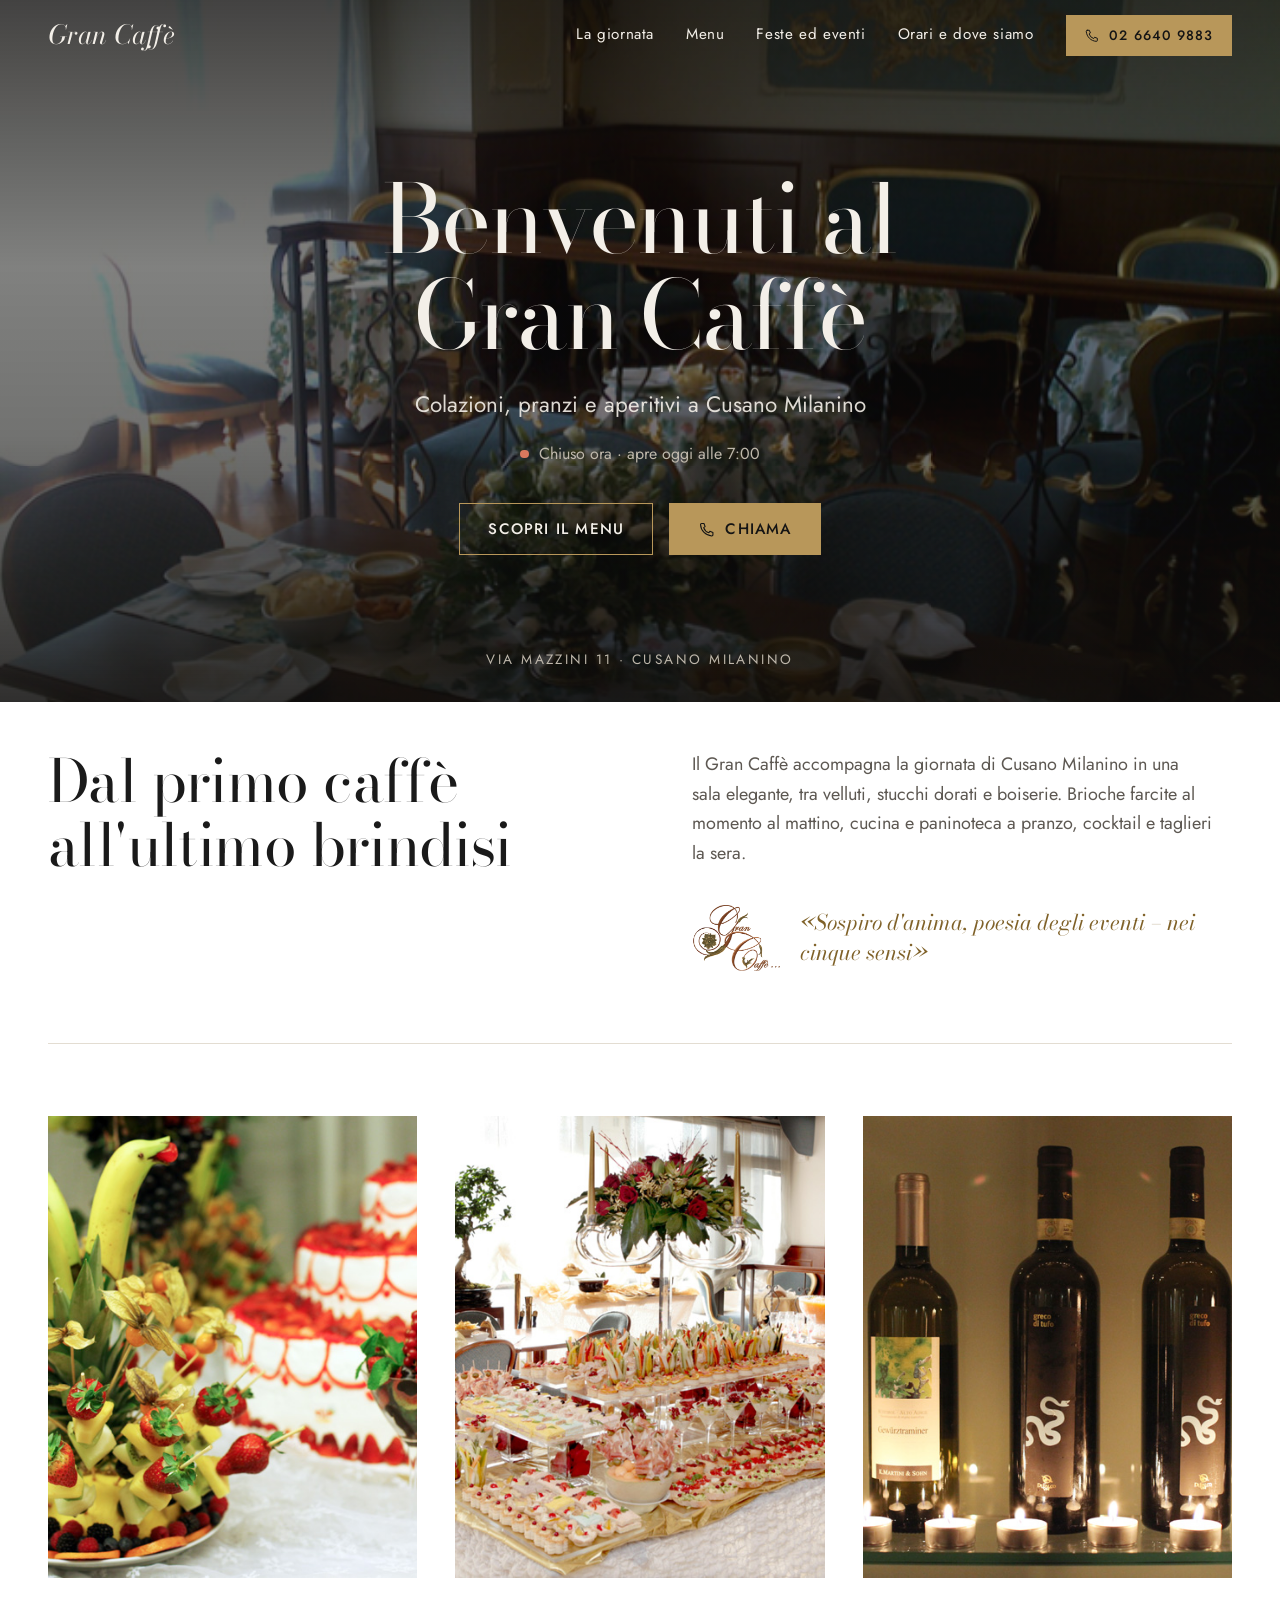
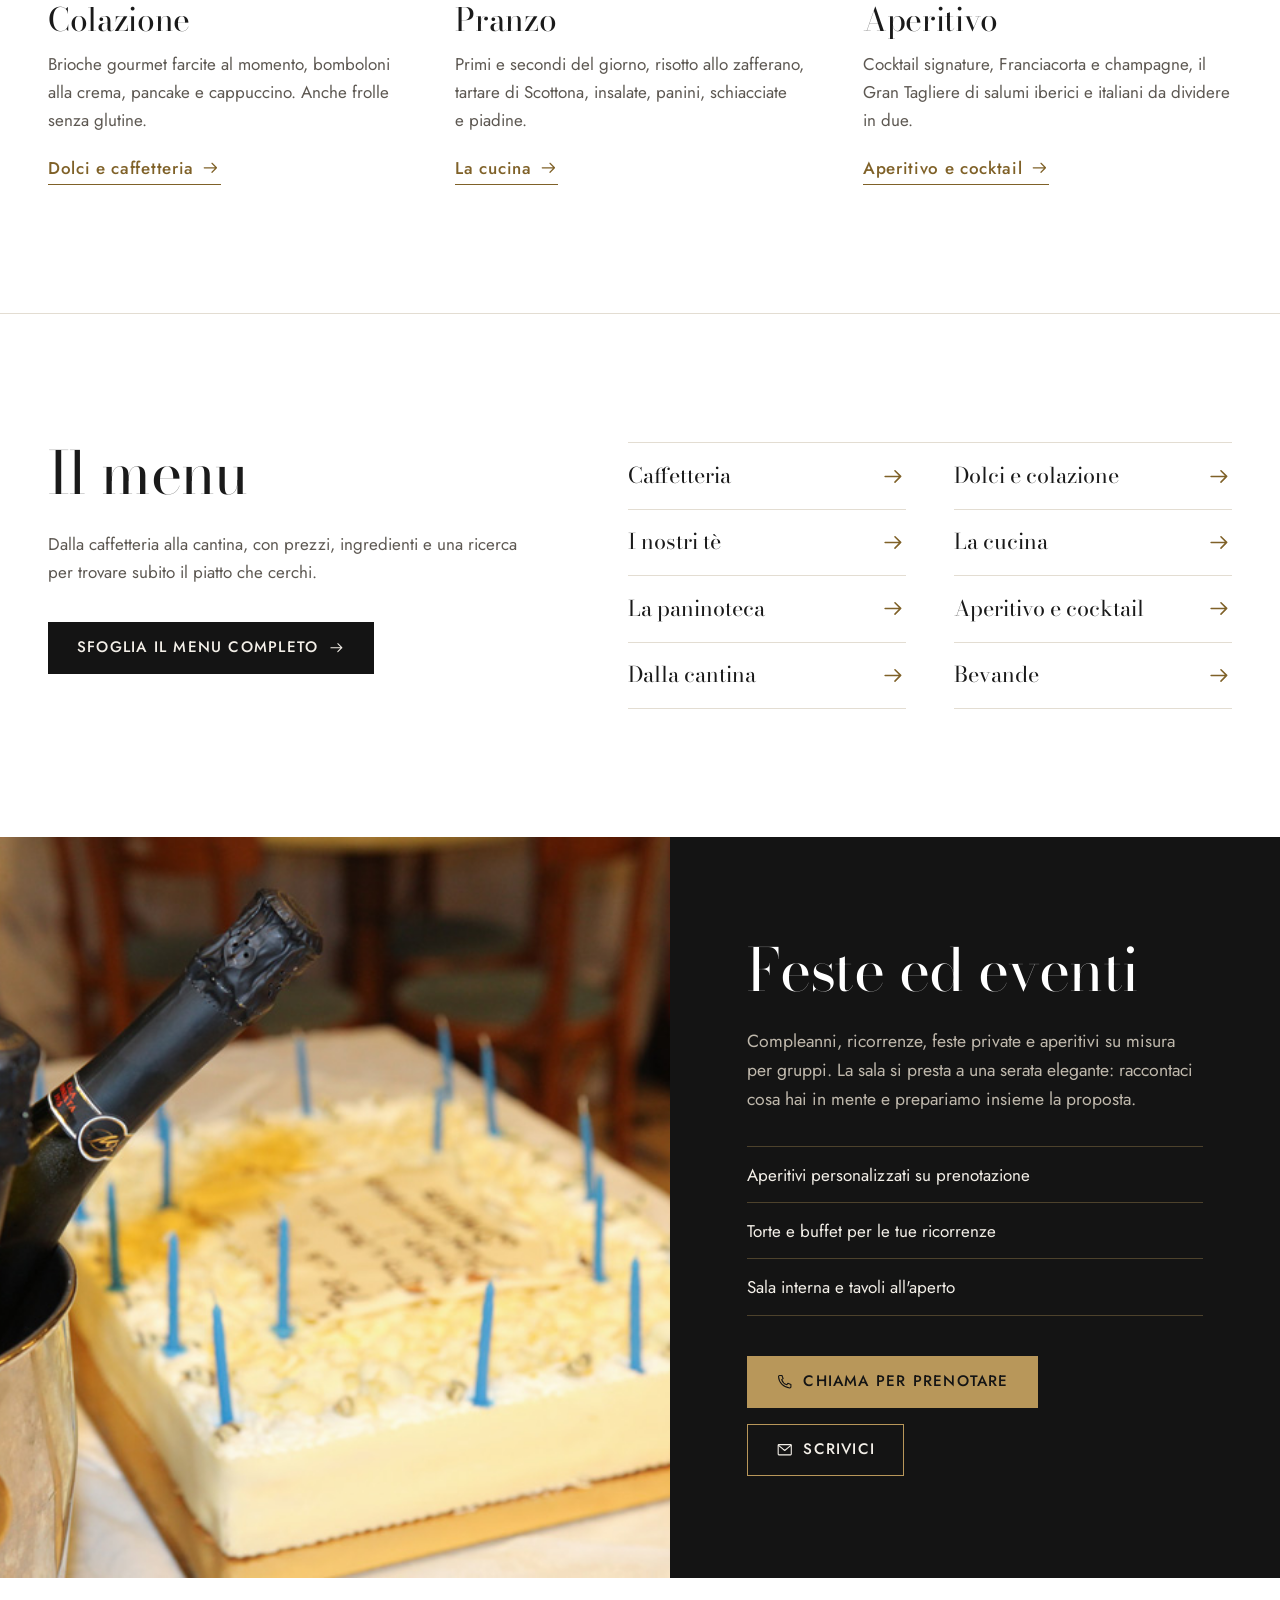
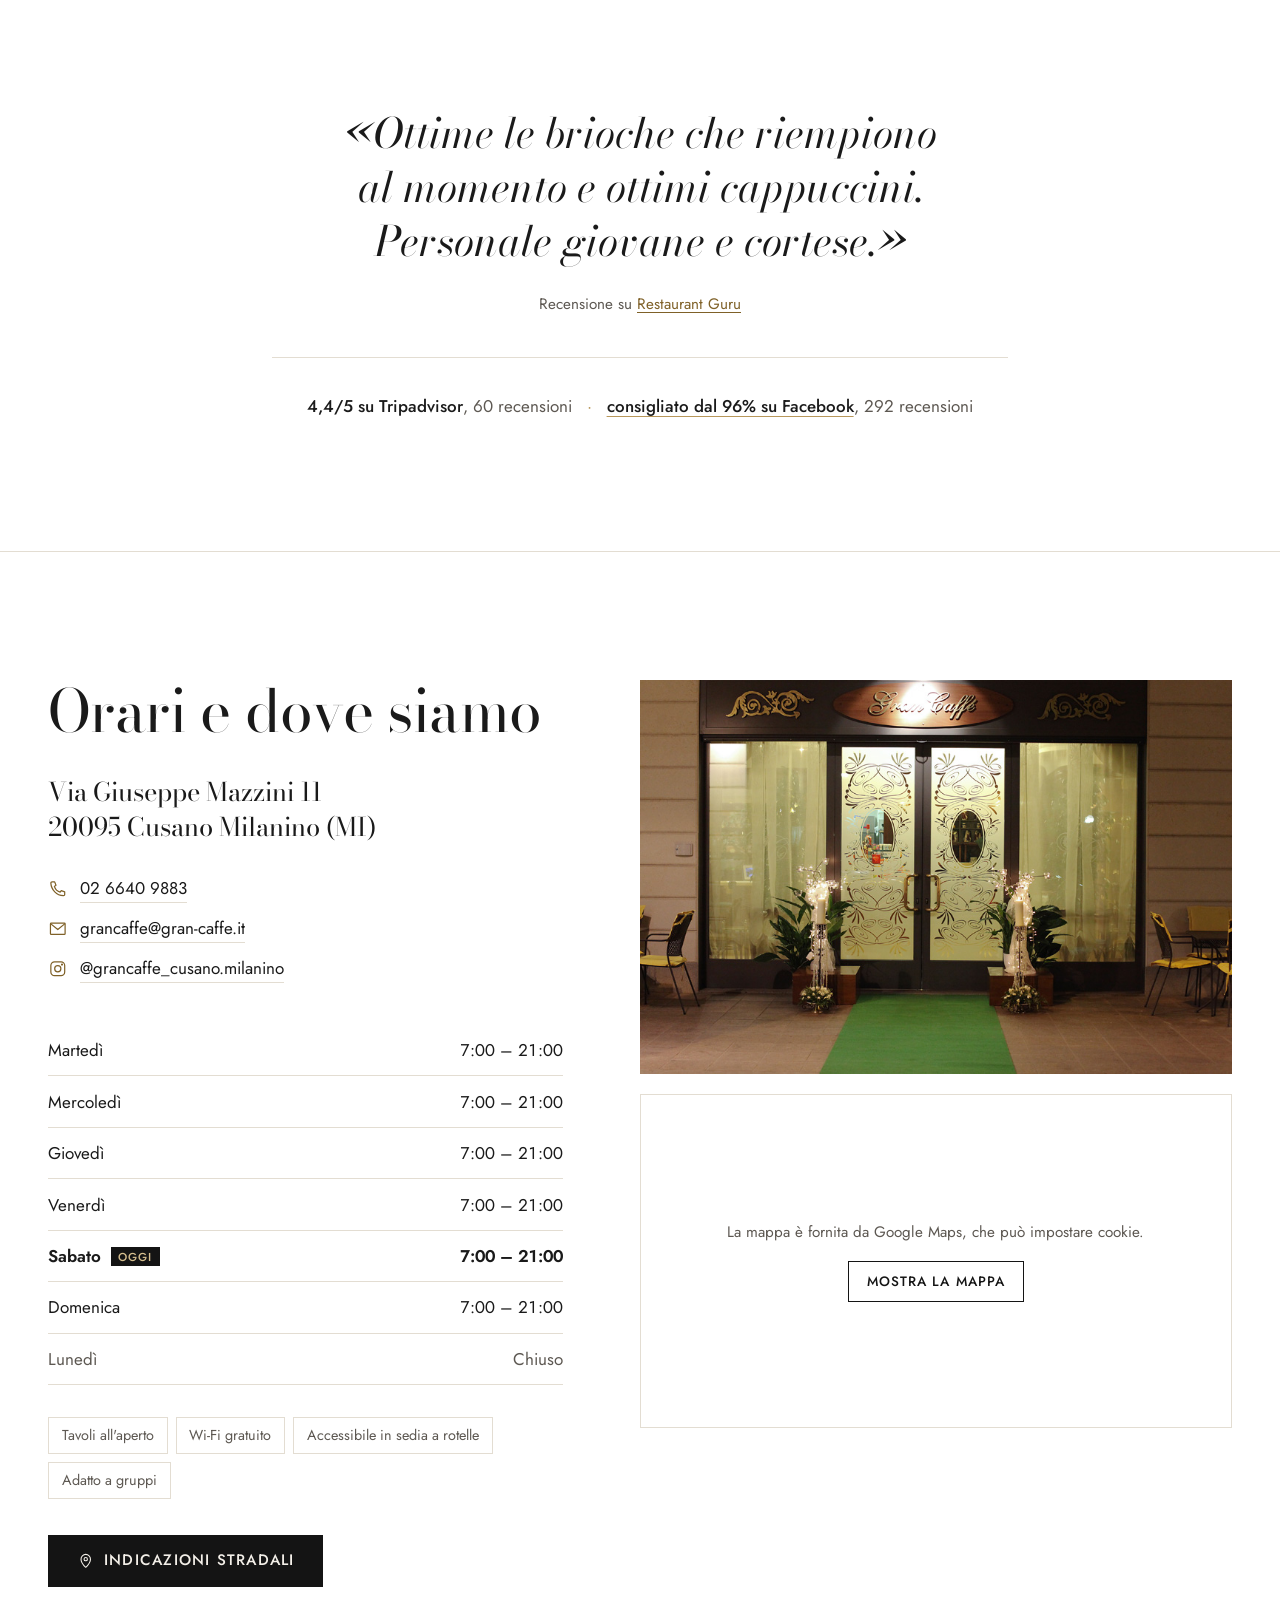
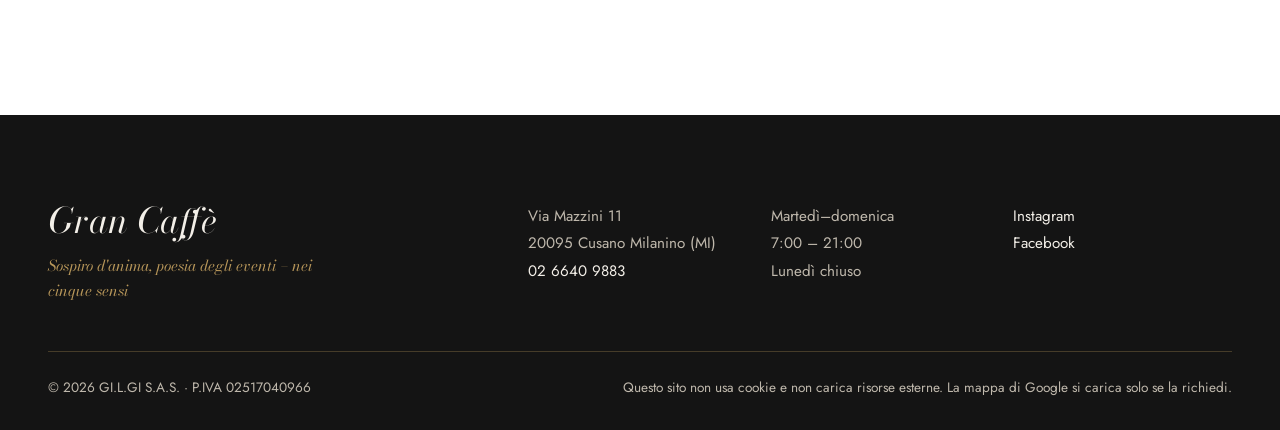
<file: index.html>
<!doctype html>
<html lang="it">
<head>
  <meta charset="utf-8">
  <meta name="viewport" content="width=device-width, initial-scale=1, viewport-fit=cover">
  <title>Gran Caffè · Bar e caffetteria a Cusano Milanino</title>
  <meta name="description" content="Gran Caffè, Via Mazzini 11 a Cusano Milanino. Colazioni con brioche farcite al momento, pranzo, aperitivi e cocktail, feste private. Aperto da martedì a domenica, 7:00–21:00.">
  <meta name="theme-color" content="#141414">
  <meta name="robots" content="noindex, nofollow">
  <link rel="canonical" href="https://www.gran-caffe.it/">
  <meta property="og:type" content="website">
  <meta property="og:locale" content="it_IT">
  <meta property="og:title" content="Gran Caffè · Cusano Milanino">
  <meta property="og:description" content="Colazioni, pranzi e aperitivi in Via Mazzini 11. Martedì–domenica 7:00–21:00.">
  <meta property="og:image" content="https://www.gran-caffe.it/assets/img/sala.jpg">
  <link rel="icon" href="assets/favicon.svg" type="image/svg+xml">
  <link rel="preload" href="assets/fonts/bodoni-moda.woff2" as="font" type="font/woff2" crossorigin>
  <link rel="preload" href="assets/fonts/jost.woff2" as="font" type="font/woff2" crossorigin>
  <link rel="preload" as="image" href="assets/img/sala.jpg">
  <link rel="stylesheet" href="css/style.css">
  <script type="application/ld+json">
  {
    "@context": "https://schema.org",
    "@type": "CafeOrCoffeeShop",
    "name": "Gran Caffè",
    "url": "https://www.gran-caffe.it/",
    "image": "https://www.gran-caffe.it/assets/img/sala.jpg",
    "telephone": "+39 02 6640 9883",
    "email": "grancaffe@gran-caffe.it",
    "priceRange": "€10–20",
    "servesCuisine": ["Caffetteria", "Italiana", "Aperitivo"],
    "hasMenu": "https://www.gran-caffe.it/menu.html",
    "address": {
      "@type": "PostalAddress",
      "streetAddress": "Via Giuseppe Mazzini 11",
      "postalCode": "20095",
      "addressLocality": "Cusano Milanino",
      "addressRegion": "MI",
      "addressCountry": "IT"
    },
    "openingHoursSpecification": [{
      "@type": "OpeningHoursSpecification",
      "dayOfWeek": ["Tuesday", "Wednesday", "Thursday", "Friday", "Saturday", "Sunday"],
      "opens": "07:00",
      "closes": "21:00"
    }],
    "sameAs": [
      "https://www.instagram.com/grancaffe_cusano.milanino/",
      "https://www.facebook.com/pages/Gran-Caff%C3%A8/291206196622"
    ]
  }
  </script>
</head>
<body>
  <a class="skip" href="#contenuto">Vai al contenuto</a>

  <header class="site-header" data-header>
    <div class="site-header__inner">
      <a class="wordmark" href="#top" aria-label="Gran Caffè, torna all'inizio">Gran Caffè</a>
      <nav class="site-nav" aria-label="Principale">
        <a href="#giornata">La giornata</a>
        <a href="menu.html">Menu</a>
        <a href="#eventi">Feste ed eventi</a>
        <a href="#dove">Orari e dove siamo</a>
      </nav>
      <a class="btn btn--gold btn--sm site-header__call" href="tel:+390266409883">
        <svg class="icon" aria-hidden="true"><use href="#i-phone"/></svg>
        <span>02 6640 9883</span>
      </a>
    </div>
  </header>

  <main id="contenuto">
    <!-- HERO -->
    <section class="hero" id="top" aria-labelledby="hero-title">
      <img class="hero__img" src="assets/img/sala.jpg" alt="La sala del Gran Caffè: poltroncine in velluto blu, tavoli apparecchiati e una decorazione dorata alla parete" width="700" height="500" fetchpriority="high">
      <div class="hero__veil" aria-hidden="true"></div>
      <div class="hero__content">
        <h1 id="hero-title">Benvenuti al Gran&nbsp;Caffè</h1>
        <p class="hero__sub">Colazioni, pranzi e aperitivi a Cusano&nbsp;Milanino</p>
        <p class="status" data-status aria-live="polite">
          <span class="status__dot" aria-hidden="true"></span>
          <span data-status-text>Martedì–domenica 7:00–21:00</span>
        </p>
        <div class="hero__actions">
          <a class="btn btn--outline" href="menu.html">Scopri il menu</a>
          <a class="btn btn--gold" href="tel:+390266409883">
            <svg class="icon" aria-hidden="true"><use href="#i-phone"/></svg>
            Chiama
          </a>
        </div>
      </div>
      <p class="hero__address">Via Mazzini 11 · Cusano Milanino</p>
    </section>

    <!-- LA GIORNATA -->
    <section class="section giornata" id="giornata" aria-labelledby="giornata-title">
      <div class="wrap">
        <div class="intro">
          <h2 id="giornata-title">Dal primo caffè all'ultimo brindisi</h2>
          <div class="intro__text">
            <p>Il Gran Caffè accompagna la giornata di Cusano Milanino in una sala elegante, tra velluti, stucchi dorati e boiserie. Brioche farcite al momento al mattino, cucina e paninoteca a pranzo, cocktail e taglieri la sera.</p>
            <div class="intro__sign">
              <img class="intro__logo" src="assets/img/logo.png" alt="Logo del Gran Caffè" width="616" height="466" loading="lazy">
              <p class="motto">«Sospiro d'anima, poesia degli eventi – nei cinque sensi»</p>
            </div>
          </div>
        </div>

        <div class="moments">
          <article class="moment">
            <img src="assets/img/dolci.jpg" alt="Torta decorata con fragole fresche e frutta intagliata" width="800" height="533" loading="lazy">
            <h3>Colazione</h3>
            <p>Brioche gourmet farcite al momento, bomboloni alla crema, pancake e cappuccino. Anche frolle senza glutine.</p>
            <a class="link" href="menu.html#dolci">Dolci e caffetteria <svg class="icon" aria-hidden="true"><use href="#i-arrow"/></svg></a>
          </article>
          <article class="moment">
            <img src="assets/img/buffet.jpg" alt="Buffet apparecchiato in sala con piatti freddi, fiori e candelabro" width="800" height="533" loading="lazy">
            <h3>Pranzo</h3>
            <p>Primi e secondi del giorno, risotto allo zafferano, tartare di Scottona, insalate, panini, schiacciate e piadine.</p>
            <a class="link" href="menu.html#cucina">La cucina <svg class="icon" aria-hidden="true"><use href="#i-arrow"/></svg></a>
          </article>
          <article class="moment">
            <img src="assets/img/vini.jpg" alt="Bottiglie di vino italiano allineate" width="825" height="550" loading="lazy">
            <h3>Aperitivo</h3>
            <p>Cocktail signature, Franciacorta e champagne, il Gran Tagliere di salumi iberici e italiani da dividere in due.</p>
            <a class="link" href="menu.html#aperitivo">Aperitivo e cocktail <svg class="icon" aria-hidden="true"><use href="#i-arrow"/></svg></a>
          </article>
        </div>
      </div>
    </section>

    <!-- MENU (anteprima: il menu completo è in menu.html) -->
    <section class="section menu-teaser" id="menu" aria-labelledby="menu-title">
      <div class="wrap menu-teaser__grid">
        <div class="menu-teaser__intro">
          <h2 id="menu-title">Il menu</h2>
          <p>Dalla caffetteria alla cantina, con prezzi, ingredienti e una ricerca per trovare subito il piatto che cerchi.</p>
          <a class="btn btn--dark" href="menu.html">
            Sfoglia il menu completo
            <svg class="icon" aria-hidden="true"><use href="#i-arrow"/></svg>
          </a>
        </div>
        <nav class="menu-teaser__list" aria-label="Sezioni del menu">
          <a href="menu.html#caffetteria">Caffetteria<svg class="icon" aria-hidden="true"><use href="#i-arrow"/></svg></a>
          <a href="menu.html#dolci">Dolci e colazione<svg class="icon" aria-hidden="true"><use href="#i-arrow"/></svg></a>
          <a href="menu.html#te">I nostri tè<svg class="icon" aria-hidden="true"><use href="#i-arrow"/></svg></a>
          <a href="menu.html#cucina">La cucina<svg class="icon" aria-hidden="true"><use href="#i-arrow"/></svg></a>
          <a href="menu.html#paninoteca">La paninoteca<svg class="icon" aria-hidden="true"><use href="#i-arrow"/></svg></a>
          <a href="menu.html#aperitivo">Aperitivo e cocktail<svg class="icon" aria-hidden="true"><use href="#i-arrow"/></svg></a>
          <a href="menu.html#cantina">Dalla cantina<svg class="icon" aria-hidden="true"><use href="#i-arrow"/></svg></a>
          <a href="menu.html#bevande">Bevande<svg class="icon" aria-hidden="true"><use href="#i-arrow"/></svg></a>
        </nav>
      </div>
    </section>

    <!-- EVENTI -->
    <section class="eventi" id="eventi" aria-labelledby="eventi-title">
      <div class="eventi__media">
        <img src="assets/img/festa.jpg" alt="Torta di compleanno con candeline e bottiglia di spumante in ghiaccio" width="800" height="533" loading="lazy">
      </div>
      <div class="eventi__text">
        <h2 id="eventi-title">Feste ed eventi</h2>
        <p>Compleanni, ricorrenze, feste private e aperitivi su misura per gruppi. La sala si presta a una serata elegante: raccontaci cosa hai in mente e prepariamo insieme la proposta.</p>
        <ul class="eventi__list">
          <li>Aperitivi personalizzati su prenotazione</li>
          <li>Torte e buffet per le tue ricorrenze</li>
          <li>Sala interna e tavoli all'aperto</li>
        </ul>
        <div class="eventi__actions">
          <a class="btn btn--gold" href="tel:+390266409883">
            <svg class="icon" aria-hidden="true"><use href="#i-phone"/></svg>
            Chiama per prenotare
          </a>
          <a class="btn btn--outline" href="mailto:grancaffe@gran-caffe.it?subject=Richiesta%20evento%20al%20Gran%20Caff%C3%A8">
            <svg class="icon" aria-hidden="true"><use href="#i-mail"/></svg>
            Scrivici
          </a>
        </div>
      </div>
    </section>

    <!-- RECENSIONI -->
    <section class="section recensioni" aria-labelledby="recensioni-title">
      <div class="wrap">
        <h2 id="recensioni-title" class="visually-hidden">Cosa dicono di noi</h2>
        <figure class="quote">
          <blockquote>
            <p>«Ottime le brioche che riempiono al momento e ottimi cappuccini. Personale giovane e cortese.»</p>
          </blockquote>
          <figcaption>Recensione su <a href="https://restaurantguru.it/Gran-Caffe-Bresso" rel="noopener" target="_blank">Restaurant Guru</a></figcaption>
        </figure>
        <p class="ratings">
          <strong>4,4/5 su Tripadvisor</strong>, 60 recensioni
          <span class="ratings__sep" aria-hidden="true">·</span>
          <a href="https://www.facebook.com/pages/Gran-Caff%C3%A8/291206196622" rel="noopener" target="_blank">consigliato dal 96% su Facebook</a>, 292 recensioni
        </p>
      </div>
    </section>

    <!-- DOVE SIAMO -->
    <section class="section dove" id="dove" aria-labelledby="dove-title">
      <div class="wrap dove__grid">
        <div class="dove__info">
          <h2 id="dove-title">Orari e dove siamo</h2>
          <address>
            <p class="dove__addr">Via Giuseppe Mazzini 11<br>20095 Cusano Milanino (MI)</p>
            <ul class="contacts">
              <li><svg class="icon" aria-hidden="true"><use href="#i-phone"/></svg><a href="tel:+390266409883">02 6640 9883</a></li>
              <li><svg class="icon" aria-hidden="true"><use href="#i-mail"/></svg><a href="mailto:grancaffe@gran-caffe.it">grancaffe@gran-caffe.it</a></li>
              <li><svg class="icon" aria-hidden="true"><use href="#i-instagram"/></svg><a href="https://www.instagram.com/grancaffe_cusano.milanino/" rel="noopener" target="_blank">@grancaffe_cusano.milanino</a></li>
            </ul>
          </address>

          <table class="hours" data-hours>
            <caption class="visually-hidden">Orari di apertura</caption>
            <tbody>
              <tr data-day="2"><th scope="row">Martedì</th><td>7:00 – 21:00</td></tr>
              <tr data-day="3"><th scope="row">Mercoledì</th><td>7:00 – 21:00</td></tr>
              <tr data-day="4"><th scope="row">Giovedì</th><td>7:00 – 21:00</td></tr>
              <tr data-day="5"><th scope="row">Venerdì</th><td>7:00 – 21:00</td></tr>
              <tr data-day="6"><th scope="row">Sabato</th><td>7:00 – 21:00</td></tr>
              <tr data-day="0"><th scope="row">Domenica</th><td>7:00 – 21:00</td></tr>
              <tr data-day="1" class="is-closed"><th scope="row">Lunedì</th><td>Chiuso</td></tr>
            </tbody>
          </table>

          <ul class="services">
            <li>Tavoli all'aperto</li>
            <li>Wi-Fi gratuito</li>
            <li>Accessibile in sedia a rotelle</li>
            <li>Adatto a gruppi</li>
          </ul>

          <div class="dove__actions">
            <a class="btn btn--dark" href="https://www.google.com/maps/search/?api=1&amp;query=Gran+Caff%C3%A8+Via+Giuseppe+Mazzini+11+20095+Cusano+Milanino" rel="noopener" target="_blank">
              <svg class="icon" aria-hidden="true"><use href="#i-pin"/></svg>
              Indicazioni stradali
            </a>
          </div>
        </div>

        <div class="dove__media">
          <img src="assets/img/facciata.jpg" alt="L'ingresso del Gran Caffè di sera, con le porte decorate e l'insegna" width="800" height="533" loading="lazy">
          <div class="map" data-map>
            <p>La mappa è fornita da Google Maps, che può impostare cookie.</p>
            <button type="button" class="btn btn--outline-dark btn--sm" data-map-load>Mostra la mappa</button>
          </div>
        </div>
      </div>
    </section>
  </main>

  <footer class="site-footer">
    <div class="wrap site-footer__inner">
      <div>
        <p class="wordmark wordmark--footer">Gran Caffè</p>
        <p class="site-footer__motto">Sospiro d'anima, poesia degli eventi – nei cinque sensi</p>
      </div>
      <div class="site-footer__cols">
        <p>Via Mazzini 11<br>20095 Cusano Milanino (MI)<br><a href="tel:+390266409883">02 6640 9883</a></p>
        <p>Martedì–domenica<br>7:00 – 21:00<br>Lunedì chiuso</p>
        <p class="site-footer__social">
          <a href="https://www.instagram.com/grancaffe_cusano.milanino/" rel="noopener" target="_blank">Instagram</a><br>
          <a href="https://www.facebook.com/pages/Gran-Caff%C3%A8/291206196622" rel="noopener" target="_blank">Facebook</a>
        </p>
      </div>
    </div>
    <div class="wrap site-footer__legal">
      <p>© <span data-year>2026</span> GI.L.GI S.A.S. · P.IVA 02517040966</p>
      <p>Questo sito non usa cookie e non carica risorse esterne. La mappa di Google si carica solo se la richiedi.</p>
    </div>
  </footer>

  <nav class="action-bar" aria-label="Azioni rapide">
    <a href="tel:+390266409883"><svg class="icon" aria-hidden="true"><use href="#i-phone"/></svg>Chiama</a>
    <a href="https://www.google.com/maps/search/?api=1&amp;query=Gran+Caff%C3%A8+Via+Giuseppe+Mazzini+11+20095+Cusano+Milanino" rel="noopener" target="_blank"><svg class="icon" aria-hidden="true"><use href="#i-pin"/></svg>Indicazioni</a>
    <a href="menu.html"><svg class="icon" aria-hidden="true"><use href="#i-menu"/></svg>Menu</a>
    <a href="#dove"><svg class="icon" aria-hidden="true"><use href="#i-clock"/></svg>Orari</a>
  </nav>

  <svg width="0" height="0" style="position:absolute" aria-hidden="true">
    <defs>
      <symbol id="i-phone" viewBox="0 0 24 24"><path d="M5 3.5h3.2l1.6 4.2-2 1.4a11 11 0 0 0 7.1 7.1l1.4-2 4.2 1.6V19a1.5 1.5 0 0 1-1.6 1.5C10.6 20 4 13.4 3.5 5.1A1.5 1.5 0 0 1 5 3.5Z"/></symbol>
      <symbol id="i-mail" viewBox="0 0 24 24"><rect x="3" y="5" width="18" height="14" rx="1"/><path d="m3.5 6 8.5 7 8.5-7"/></symbol>
      <symbol id="i-pin" viewBox="0 0 24 24"><path d="M12 21s-6.5-6.2-6.5-11.2a6.5 6.5 0 0 1 13 0C18.5 14.8 12 21 12 21Z"/><circle cx="12" cy="9.8" r="2.3"/></symbol>
      <symbol id="i-search" viewBox="0 0 24 24"><circle cx="10.5" cy="10.5" r="6"/><path d="m15 15 5.5 5.5"/></symbol>
      <symbol id="i-arrow" viewBox="0 0 24 24"><path d="M4 12h15M13.5 6.5 19 12l-5.5 5.5"/></symbol>
      <symbol id="i-menu" viewBox="0 0 24 24"><path d="M6 3.5h12v17H6z"/><path d="M9 8h6M9 12h6M9 16h4"/></symbol>
      <symbol id="i-instagram" viewBox="0 0 24 24"><rect x="3.5" y="3.5" width="17" height="17" rx="4.5"/><circle cx="12" cy="12" r="3.8"/><circle cx="17.2" cy="6.8" r=".6"/></symbol>
      <symbol id="i-clock" viewBox="0 0 24 24"><circle cx="12" cy="12" r="8.5"/><path d="M12 7.5V12l3 2"/></symbol>
      <symbol id="i-close" viewBox="0 0 24 24"><path d="M6 6l12 12M18 6 6 18"/></symbol>
    </defs>
  </svg>

  <script src="js/main.js"></script>
</body>
</html>
</file>
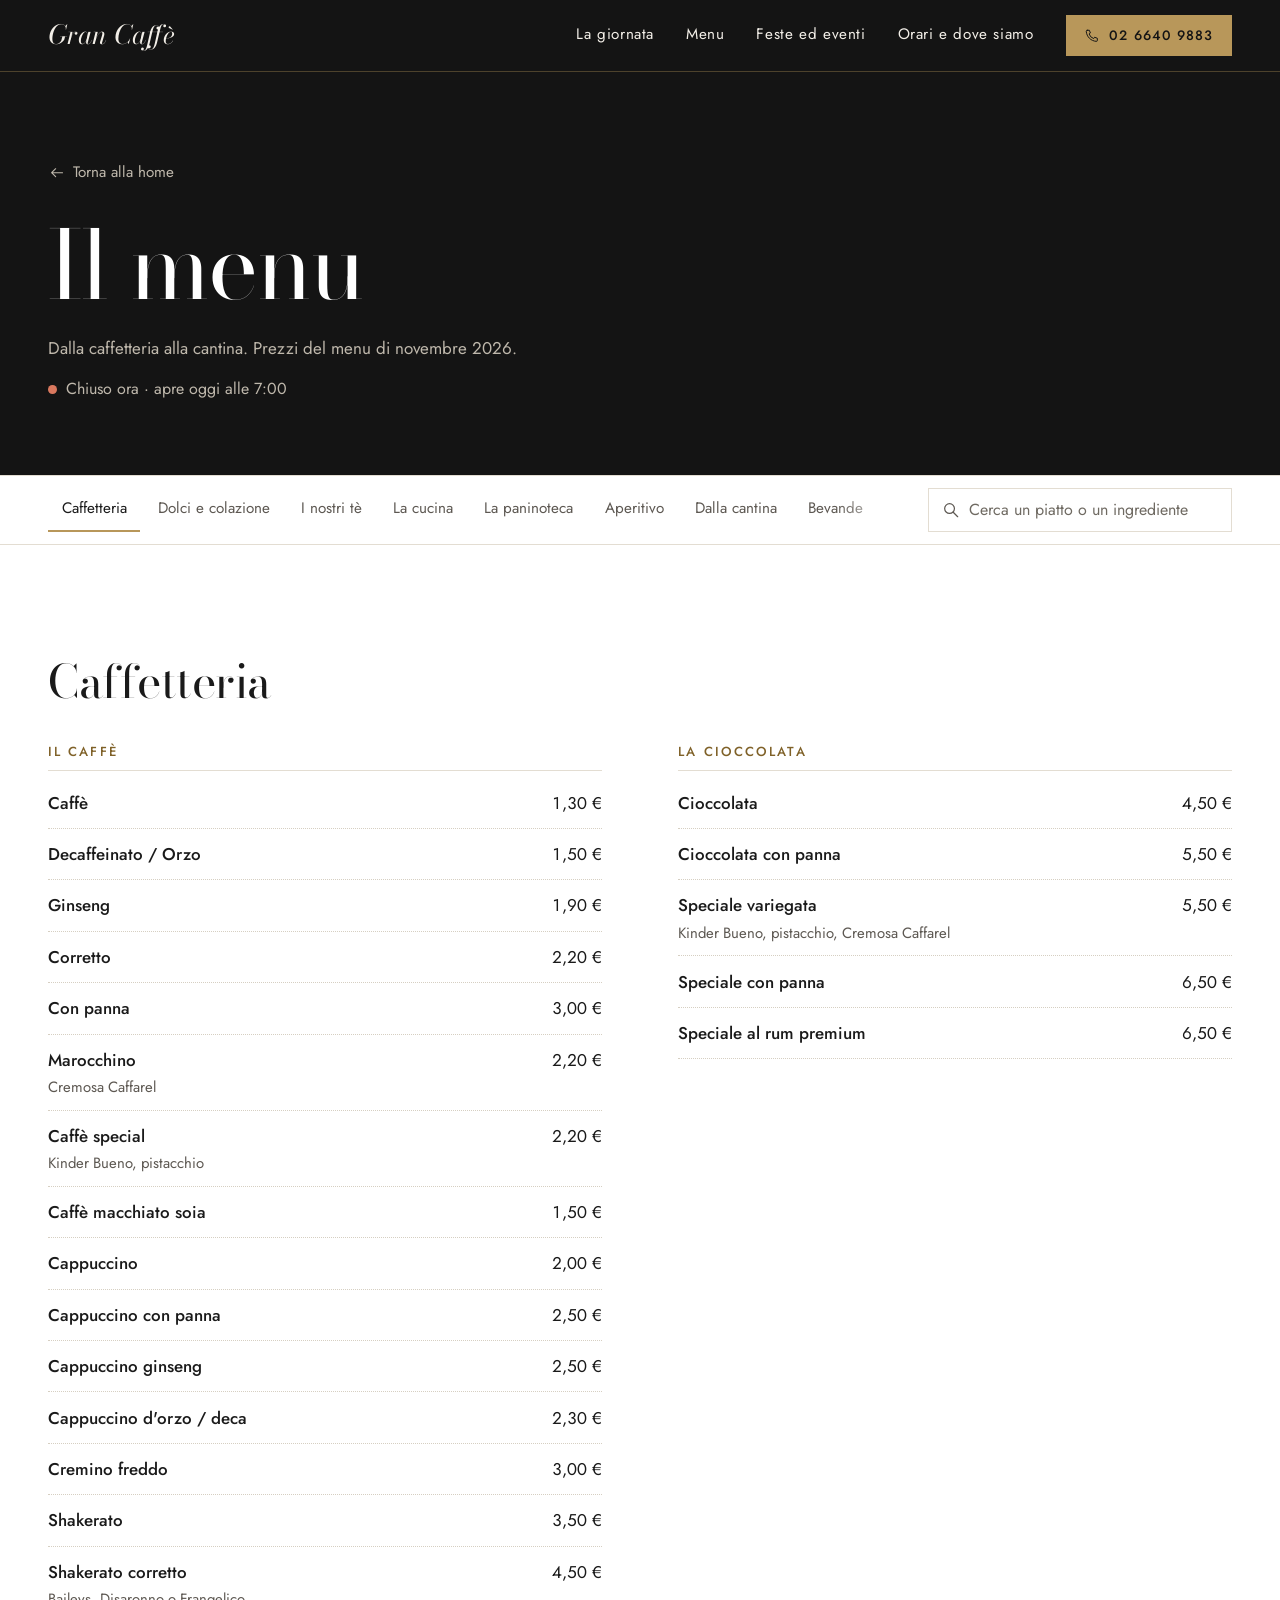
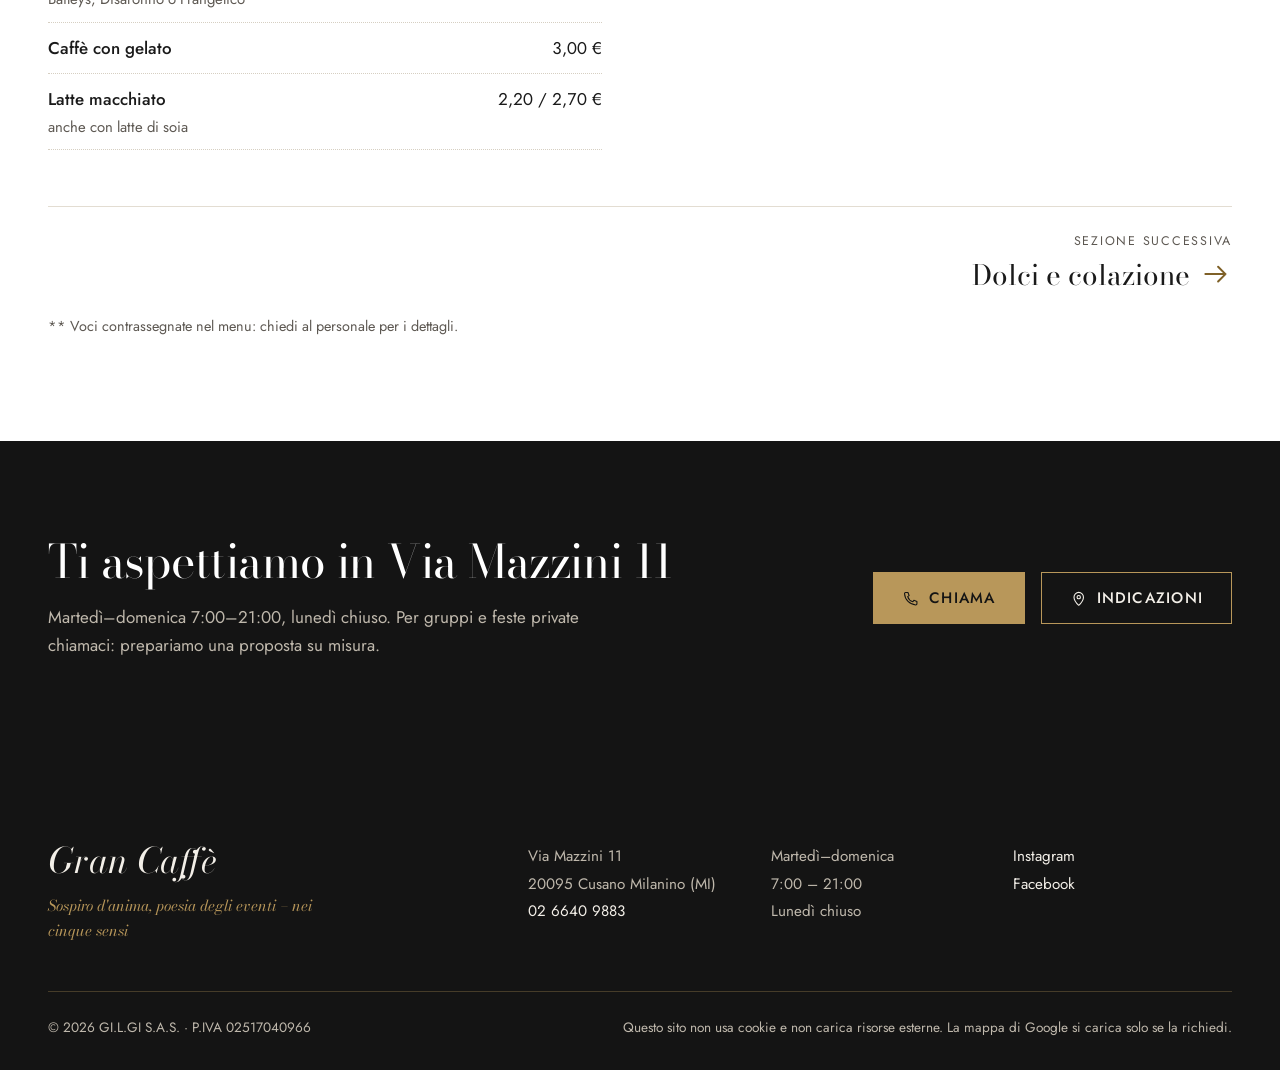
<file: menu.html>
<!doctype html>
<html lang="it">
<head>
  <meta charset="utf-8">
  <meta name="viewport" content="width=device-width, initial-scale=1, viewport-fit=cover">
  <title>Menu · Gran Caffè, Cusano Milanino</title>
  <meta name="description" content="Il menu completo del Gran Caffè di Cusano Milanino con i prezzi: caffetteria, dolci e colazione, tè, cucina, paninoteca, aperitivo e cocktail, vini e bevande.">
  <meta name="theme-color" content="#141414">
  <meta name="robots" content="noindex, nofollow">
  <link rel="canonical" href="https://www.gran-caffe.it/menu.html">
  <meta property="og:type" content="website">
  <meta property="og:locale" content="it_IT">
  <meta property="og:title" content="Il menu del Gran Caffè · Cusano Milanino">
  <meta property="og:description" content="Caffetteria, cucina, aperitivo e cantina, con i prezzi.">
  <meta property="og:image" content="https://www.gran-caffe.it/assets/img/vini.jpg">
  <link rel="icon" href="assets/favicon.svg" type="image/svg+xml">
  <link rel="preload" href="assets/fonts/bodoni-moda.woff2" as="font" type="font/woff2" crossorigin>
  <link rel="preload" href="assets/fonts/jost.woff2" as="font" type="font/woff2" crossorigin>
  <link rel="stylesheet" href="css/style.css">
</head>
<body class="page-menu">
  <a class="skip" href="#contenuto">Vai al contenuto</a>

  <header class="site-header is-solid" data-header data-header-solid>
    <div class="site-header__inner">
      <a class="wordmark" href="index.html" aria-label="Gran Caffè, vai alla home">Gran Caffè</a>
      <nav class="site-nav" aria-label="Principale">
        <a href="index.html#giornata">La giornata</a>
        <a href="menu.html" aria-current="page">Menu</a>
        <a href="index.html#eventi">Feste ed eventi</a>
        <a href="index.html#dove">Orari e dove siamo</a>
      </nav>
      <a class="btn btn--gold btn--sm site-header__call" href="tel:+390266409883">
        <svg class="icon" aria-hidden="true"><use href="#i-phone"/></svg>
        <span>02 6640 9883</span>
      </a>
    </div>
  </header>

  <main id="contenuto">
    <section class="page-head" id="top" aria-labelledby="menu-title">
      <div class="wrap">
        <a class="page-head__back" href="index.html">
          <svg class="icon" aria-hidden="true"><use href="#i-arrow"/></svg>
          Torna alla home
        </a>
        <h1 id="menu-title">Il menu</h1>
        <p class="page-head__sub">Dalla caffetteria alla cantina. Prezzi del menu di novembre 2026.</p>
        <p class="status" data-status aria-live="polite">
          <span class="status__dot" aria-hidden="true"></span>
          <span data-status-text>Martedì–domenica 7:00–21:00</span>
        </p>
      </div>
    </section>

    <section class="menu" aria-label="Voci del menu">
      <div class="menu-bar" data-menu-bar>
        <div class="wrap menu-bar__inner">
          <nav class="menu-tabs" aria-label="Sezioni del menu" data-menu-tabs></nav>
          <div class="menu-search">
            <label class="visually-hidden" for="menu-q">Cerca nel menu</label>
            <svg class="icon" aria-hidden="true"><use href="#i-search"/></svg>
            <input id="menu-q" type="search" placeholder="Cerca un piatto o un ingrediente" autocomplete="off" data-menu-search>
          </div>
        </div>
      </div>

      <div class="wrap">
        <p class="menu-results" data-menu-results aria-live="polite"></p>
        <div class="menu-body" data-menu-body>
          <noscript>
            <p class="menu-noscript">Per vedere il menu attiva JavaScript, oppure chiamaci allo <a href="tel:+390266409883">02 6640 9883</a>.</p>
          </noscript>
        </div>
        <p class="menu-note" data-menu-note></p>
      </div>
    </section>

    <section class="menu-cta" aria-labelledby="cta-title">
      <div class="wrap menu-cta__inner">
        <div>
          <h2 id="cta-title">Ti aspettiamo in Via Mazzini 11</h2>
          <p>Martedì–domenica 7:00–21:00, lunedì chiuso. Per gruppi e feste private chiamaci: prepariamo una proposta su misura.</p>
        </div>
        <div class="menu-cta__actions">
          <a class="btn btn--gold" href="tel:+390266409883">
            <svg class="icon" aria-hidden="true"><use href="#i-phone"/></svg>
            Chiama
          </a>
          <a class="btn btn--outline" href="https://www.google.com/maps/search/?api=1&amp;query=Gran+Caff%C3%A8+Via+Giuseppe+Mazzini+11+20095+Cusano+Milanino" rel="noopener" target="_blank">
            <svg class="icon" aria-hidden="true"><use href="#i-pin"/></svg>
            Indicazioni
          </a>
        </div>
      </div>
    </section>
  </main>

  <footer class="site-footer">
    <div class="wrap site-footer__inner">
      <div>
        <p class="wordmark wordmark--footer">Gran Caffè</p>
        <p class="site-footer__motto">Sospiro d'anima, poesia degli eventi – nei cinque sensi</p>
      </div>
      <div class="site-footer__cols">
        <p>Via Mazzini 11<br>20095 Cusano Milanino (MI)<br><a href="tel:+390266409883">02 6640 9883</a></p>
        <p>Martedì–domenica<br>7:00 – 21:00<br>Lunedì chiuso</p>
        <p class="site-footer__social">
          <a href="https://www.instagram.com/grancaffe_cusano.milanino/" rel="noopener" target="_blank">Instagram</a><br>
          <a href="https://www.facebook.com/pages/Gran-Caff%C3%A8/291206196622" rel="noopener" target="_blank">Facebook</a>
        </p>
      </div>
    </div>
    <div class="wrap site-footer__legal">
      <p>© <span data-year>2026</span> GI.L.GI S.A.S. · P.IVA 02517040966</p>
      <p>Questo sito non usa cookie e non carica risorse esterne. La mappa di Google si carica solo se la richiedi.</p>
    </div>
  </footer>

  <nav class="action-bar" aria-label="Azioni rapide">
    <a href="tel:+390266409883"><svg class="icon" aria-hidden="true"><use href="#i-phone"/></svg>Chiama</a>
    <a href="https://www.google.com/maps/search/?api=1&amp;query=Gran+Caff%C3%A8+Via+Giuseppe+Mazzini+11+20095+Cusano+Milanino" rel="noopener" target="_blank"><svg class="icon" aria-hidden="true"><use href="#i-pin"/></svg>Indicazioni</a>
    <a href="#top" aria-current="page"><svg class="icon" aria-hidden="true"><use href="#i-menu"/></svg>Menu</a>
    <a href="index.html#dove"><svg class="icon" aria-hidden="true"><use href="#i-clock"/></svg>Orari</a>
  </nav>

  <svg width="0" height="0" style="position:absolute" aria-hidden="true">
    <defs>
      <symbol id="i-phone" viewBox="0 0 24 24"><path d="M5 3.5h3.2l1.6 4.2-2 1.4a11 11 0 0 0 7.1 7.1l1.4-2 4.2 1.6V19a1.5 1.5 0 0 1-1.6 1.5C10.6 20 4 13.4 3.5 5.1A1.5 1.5 0 0 1 5 3.5Z"/></symbol>
      <symbol id="i-mail" viewBox="0 0 24 24"><rect x="3" y="5" width="18" height="14" rx="1"/><path d="m3.5 6 8.5 7 8.5-7"/></symbol>
      <symbol id="i-pin" viewBox="0 0 24 24"><path d="M12 21s-6.5-6.2-6.5-11.2a6.5 6.5 0 0 1 13 0C18.5 14.8 12 21 12 21Z"/><circle cx="12" cy="9.8" r="2.3"/></symbol>
      <symbol id="i-search" viewBox="0 0 24 24"><circle cx="10.5" cy="10.5" r="6"/><path d="m15 15 5.5 5.5"/></symbol>
      <symbol id="i-arrow" viewBox="0 0 24 24"><path d="M4 12h15M13.5 6.5 19 12l-5.5 5.5"/></symbol>
      <symbol id="i-menu" viewBox="0 0 24 24"><path d="M6 3.5h12v17H6z"/><path d="M9 8h6M9 12h6M9 16h4"/></symbol>
      <symbol id="i-instagram" viewBox="0 0 24 24"><rect x="3.5" y="3.5" width="17" height="17" rx="4.5"/><circle cx="12" cy="12" r="3.8"/><circle cx="17.2" cy="6.8" r=".6"/></symbol>
      <symbol id="i-clock" viewBox="0 0 24 24"><circle cx="12" cy="12" r="8.5"/><path d="M12 7.5V12l3 2"/></symbol>
      <symbol id="i-close" viewBox="0 0 24 24"><path d="M6 6l12 12M18 6 6 18"/></symbol>
    </defs>
  </svg>

  <script src="js/menu-data.js"></script>
  <script src="js/main.js"></script>
</body>
</html>
</file>
<file: css/style.css>
/* Gran Caffè · Cusano Milanino */

@font-face {
  font-family: "Bodoni Moda";
  font-style: normal;
  font-weight: 400 600;
  font-display: swap;
  src: url("../assets/fonts/bodoni-moda.woff2") format("woff2");
}
@font-face {
  font-family: "Bodoni Moda";
  font-style: italic;
  font-weight: 400 500;
  font-display: swap;
  src: url("../assets/fonts/bodoni-moda-italic.woff2") format("woff2");
}
@font-face {
  font-family: "Jost";
  font-style: normal;
  font-weight: 400 600;
  font-display: swap;
  src: url("../assets/fonts/jost.woff2") format("woff2");
}

:root {
  --ink: #141414;
  --ink-2: #1d1b19;
  --paper: #ffffff;
  --paper-2: #f5f3ef;
  --text: #1a1a1a;
  --muted: #5d5852;
  --rule: #e3ddd2;
  --gold: #b8975a;
  --gold-soft: #d6bf8f;
  --gold-deep: #7f6128;
  --on-dark: #f3efe8;
  --on-dark-muted: #bfb8ac;
  --open: #6cc08a;
  --closed: #d9785e;

  --serif: "Bodoni Moda", "Bodoni 72", "Didot", Georgia, serif;
  --sans: "Jost", "Futura", "Century Gothic", system-ui, sans-serif;

  --wrap: 1200px;
  --gutter: clamp(1rem, 4vw, 3rem);
  --header-h: 72px;
  --ease-out: cubic-bezier(.16, 1, .3, 1);

  color-scheme: light;
}

*,
*::before,
*::after { box-sizing: border-box; }

html {
  scroll-behavior: smooth;
  scroll-padding-top: calc(var(--header-h) + 72px);
  -webkit-text-size-adjust: 100%;
}

body {
  margin: 0;
  background: var(--paper);
  color: var(--text);
  font-family: var(--sans);
  font-size: 1.0625rem;
  line-height: 1.65;
  -webkit-font-smoothing: antialiased;
  text-rendering: optimizeLegibility;
}

img { display: block; max-width: 100%; height: auto; }

h1, h2, h3, h4 {
  font-family: var(--serif);
  font-weight: 400;
  line-height: 1.08;
  letter-spacing: -0.01em;
  margin: 0;
  text-wrap: balance;
}

p { margin: 0; text-wrap: pretty; }

a { color: inherit; text-underline-offset: .22em; text-decoration-thickness: 1px; }

::selection { background: var(--gold); color: var(--ink); }

:focus-visible {
  outline: 2px solid var(--gold-deep);
  outline-offset: 3px;
}
.site-header :focus-visible,
.hero :focus-visible,
.eventi :focus-visible,
.site-footer :focus-visible,
.action-bar :focus-visible { outline-color: var(--gold); }

.visually-hidden {
  position: absolute !important;
  width: 1px; height: 1px;
  overflow: hidden;
  clip: rect(0 0 0 0);
  white-space: nowrap;
}

.skip {
  position: absolute;
  left: 1rem; top: -4rem;
  z-index: 100;
  background: var(--gold);
  color: var(--ink);
  padding: .6rem 1rem;
  font-weight: 500;
  text-decoration: none;
}
.skip:focus { top: 1rem; }

.wrap {
  width: min(100% - 2 * var(--gutter), var(--wrap));
  margin-inline: auto;
}

.icon {
  width: 1.15em;
  height: 1.15em;
  flex: none;
  fill: none;
  stroke: currentColor;
  stroke-width: 1.5;
  stroke-linecap: round;
  stroke-linejoin: round;
}

/* Buttons */

.btn {
  display: inline-flex;
  align-items: center;
  justify-content: center;
  gap: .6rem;
  min-height: 3.25rem;
  padding: 0 1.75rem;
  border: 1px solid transparent;
  font: 500 .95rem/1 var(--sans);
  letter-spacing: .08em;
  text-transform: uppercase;
  text-decoration: none;
  cursor: pointer;
  transition: background-color .25s ease, color .25s ease, border-color .25s ease;
}
.btn--sm { min-height: 2.6rem; padding: 0 1.1rem; font-size: .85rem; }

.btn--gold { background: var(--gold); color: var(--ink); }
.btn--gold:hover { background: var(--gold-soft); }

.btn--outline { border-color: var(--gold); color: var(--on-dark); background: transparent; }
.btn--outline:hover { background: var(--gold); color: var(--ink); }

.btn--dark { background: var(--ink); color: var(--on-dark); }
.btn--dark:hover { background: #2b2825; }

.btn--outline-dark { border-color: var(--ink); color: var(--ink); background: transparent; }
.btn--outline-dark:hover { background: var(--ink); color: var(--on-dark); }

.link {
  display: inline-flex;
  align-items: center;
  gap: .45rem;
  color: var(--gold-deep);
  font-weight: 500;
  letter-spacing: .04em;
  text-decoration: none;
  border-bottom: 1px solid currentColor;
  padding-bottom: .15rem;
}
.link .icon { transition: transform .3s var(--ease-out); }
.link:hover .icon { transform: translateX(4px); }

/* Header */

.site-header {
  position: fixed;
  inset: 0 0 auto 0;
  z-index: 50;
  height: var(--header-h);
  color: var(--on-dark);
  transition: background-color .35s ease, border-color .35s ease;
  border-bottom: 1px solid transparent;
}
.site-header.is-solid {
  background: var(--ink);
  border-bottom-color: rgba(184, 151, 90, .35);
}
.site-header__inner {
  height: 100%;
  width: min(100% - 2 * var(--gutter), 1320px);
  margin-inline: auto;
  display: flex;
  align-items: center;
  gap: 2rem;
}

.wordmark {
  font-family: var(--serif);
  font-style: italic;
  font-size: 1.65rem;
  line-height: 1;
  text-decoration: none;
  white-space: nowrap;
  color: inherit;
}

.site-nav {
  margin-left: auto;
  display: flex;
  gap: 2rem;
  font-size: .95rem;
  letter-spacing: .04em;
}
.site-nav a {
  text-decoration: none;
  padding: .35rem 0;
  border-bottom: 1px solid transparent;
  transition: border-color .25s ease, color .25s ease;
}
.site-nav a:hover,
.site-nav a[aria-current="true"] { border-bottom-color: var(--gold); color: #fff; }

.site-header__call { white-space: nowrap; }

/* Hero */

.hero {
  position: relative;
  min-height: 100vh;
  min-height: 100svh;
  display: grid;
  place-items: center;
  overflow: hidden;
  background: var(--ink);
  color: var(--on-dark);
  isolation: isolate;
}
.hero__img {
  position: absolute;
  inset: 0;
  width: 100%;
  height: 100%;
  object-fit: cover;
  object-position: 60% 45%;
  z-index: -2;
  animation: settle 2.8s var(--ease-out) both;
}
.hero__veil {
  position: absolute;
  inset: 0;
  z-index: -1;
  background:
    linear-gradient(180deg, rgba(14, 13, 12, .78) 0%, rgba(14, 13, 12, .52) 38%, rgba(14, 13, 12, .58) 62%, rgba(14, 13, 12, .86) 100%);
}
@keyframes settle {
  from { transform: scale(1.08); filter: blur(4px) brightness(.8); }
  to { transform: scale(1); filter: blur(0) brightness(1); }
}

.hero__content {
  width: min(100% - 2 * var(--gutter), 980px);
  text-align: center;
  padding-block: calc(var(--header-h) + 3rem) 6rem;
}
.hero h1 {
  font-size: clamp(2.9rem, 7.4vw, 6rem);
  line-height: 1.02;
  letter-spacing: -0.02em;
}
.hero__sub {
  margin-top: 1.4rem;
  font-size: clamp(1.1rem, 1.9vw, 1.4rem);
  color: var(--on-dark);
  opacity: .9;
}
.hero__actions {
  margin-top: 2.25rem;
  display: flex;
  flex-wrap: wrap;
  justify-content: center;
  gap: 1rem;
}
.hero__address {
  position: absolute;
  left: 0; right: 0; bottom: 2rem;
  text-align: center;
  font-size: .85rem;
  letter-spacing: .18em;
  text-transform: uppercase;
  color: var(--on-dark-muted);
}

.status {
  display: flex;
  align-items: center;
  justify-content: center;
  gap: .6rem;
  margin-top: 1.1rem;
  font-size: 1rem;
  color: var(--on-dark-muted);
}
.status__dot {
  width: .55rem; height: .55rem;
  border-radius: 50%;
  background: var(--gold);
}
.status.is-open .status__dot { background: var(--open); }
.status.is-closed .status__dot { background: var(--closed); }

/* Sections */

.section { padding-block: clamp(5rem, 10vw, 8.5rem); }

.section h2 { font-size: clamp(2.3rem, 4.6vw, 3.75rem); }

/* La giornata */

.intro {
  display: grid;
  grid-template-columns: minmax(0, 1.05fr) minmax(0, 1fr);
  gap: clamp(2rem, 6vw, 6rem);
  align-items: start;
  padding-bottom: clamp(3rem, 6vw, 4.5rem);
  border-bottom: 1px solid var(--rule);
}
.intro__sign { display: flex; align-items: center; gap: 1.25rem; margin-top: 2.25rem; }
.intro__sign .motto { margin: 0; }
.intro__logo { width: 5.5rem; height: auto; flex: none; }
.intro__text p + p { margin-top: 1.25rem; }
.intro__text p:first-child { max-width: 34em; color: var(--muted); font-size: 1.125rem; }
.motto {
  font-family: var(--serif);
  font-style: italic;
  font-size: 1.35rem;
  line-height: 1.4;
  color: var(--gold-deep);
}

.moments {
  margin-top: clamp(3rem, 6vw, 4.5rem);
  display: grid;
  grid-template-columns: repeat(3, minmax(0, 1fr));
  gap: clamp(1.5rem, 3vw, 2.5rem);
}
.moment img {
  width: 100%;
  aspect-ratio: 4 / 5;
  object-fit: cover;
  margin-bottom: 1.6rem;
}
.moment h3 { font-size: 2rem; margin-bottom: .75rem; }
.moment p { color: var(--muted); margin-bottom: 1.25rem; }

/* Menu */

.menu {
  background: var(--paper);
  border-top: 1px solid var(--rule);
  padding-bottom: clamp(4rem, 8vw, 7rem);
}
.menu-bar {
  position: sticky;
  top: var(--header-h);
  z-index: 20;
  background: var(--paper);
  border-block: 1px solid var(--rule);
}
.menu-bar.is-stuck { box-shadow: 0 10px 24px -18px rgba(20, 20, 20, .45); }
.menu-bar__inner {
  display: flex;
  align-items: center;
  gap: 1.5rem;
  min-height: 4.25rem;
}

.menu-tabs {
  display: flex;
  gap: .25rem;
  overflow-x: auto;
  scrollbar-width: none;
  flex: 1;
  min-width: 0;
  mask-image: linear-gradient(90deg, #000 92%, transparent);
}
.menu-tabs::-webkit-scrollbar { display: none; }
.menu-tabs a {
  flex: none;
  padding: .55rem .85rem;
  font-size: .95rem;
  text-decoration: none;
  color: var(--muted);
  border-bottom: 2px solid transparent;
  transition: color .2s ease, border-color .2s ease;
  white-space: nowrap;
}
.menu-tabs a:hover { color: var(--text); }
.menu-tabs a[aria-current] { color: var(--text); border-bottom-color: var(--gold); }
.menu-tabs a.is-empty { opacity: .35; }

.menu-search {
  position: relative;
  flex: 0 1 19rem;
  display: flex;
  align-items: center;
}
.menu-search .icon {
  position: absolute;
  left: .8rem;
  color: var(--muted);
  pointer-events: none;
}
.menu-search input {
  width: 100%;
  height: 2.75rem;
  padding: 0 .9rem 0 2.5rem;
  border: 1px solid var(--rule);
  background: var(--paper);
  font: inherit;
  font-size: 1rem;
  color: var(--text);
  border-radius: 0;
  -webkit-appearance: none;
  appearance: none;
  transition: border-color .2s ease;
}
.menu-search input::placeholder { color: #6f6a62; }
.menu-search input:hover { border-color: #cfc6b7; }
.menu-search input:focus { outline: none; border-color: var(--gold-deep); }
.menu-search input::-webkit-search-cancel-button { cursor: pointer; }

.menu-results {
  min-height: 1.5rem;
  margin-top: 1.5rem;
  color: var(--muted);
  font-size: .95rem;
}
.menu-results button {
  font: inherit;
  color: var(--gold-deep);
  background: none;
  border: 0;
  padding: 0;
  text-decoration: underline;
  text-underline-offset: .22em;
  cursor: pointer;
}

.menu-section {
  padding-top: clamp(2.5rem, 5vw, 4rem);
}
/* con la ricerca attiva compaiono più sezioni: separale */
.is-searching .menu-section:not([hidden]) ~ .menu-section:not([hidden]) {
  margin-top: clamp(1rem, 3vw, 2rem);
  border-top: 1px solid var(--rule);
}
.menu-section[hidden] { display: none; }
.menu-section > h2 {
  font-size: clamp(2rem, 3.6vw, 2.9rem);
  margin-bottom: clamp(1.75rem, 3vw, 2.5rem);
}
.menu-section > h2:focus { outline: none; }

.menu-pager {
  display: grid;
  grid-template-columns: repeat(2, minmax(0, 1fr));
  gap: 1.5rem;
  margin-top: 1rem;
  border-top: 1px solid var(--rule);
}
.is-searching .menu-pager { display: none; }
.menu-pager a {
  display: flex;
  flex-direction: column;
  gap: .35rem;
  padding: 1.5rem 0 .5rem;
  text-decoration: none;
}
.menu-pager__next { text-align: right; align-items: flex-end; }
.menu-pager small {
  font-size: .78rem;
  letter-spacing: .14em;
  text-transform: uppercase;
  color: var(--muted);
}
.menu-pager__title {
  display: inline-flex;
  align-items: center;
  gap: .6rem;
  font-family: var(--serif);
  font-size: clamp(1.35rem, 2.4vw, 1.75rem);
  line-height: 1.2;
  transition: color .2s ease;
}
.menu-pager .icon { flex: none; color: var(--gold-deep); transition: transform .3s var(--ease-out); }
.menu-pager__prev .icon { transform: scaleX(-1); }
.menu-pager a:hover .menu-pager__title { color: var(--gold-deep); }
.menu-pager__next:hover .icon { transform: translateX(4px); }
.menu-pager__prev:hover .icon { transform: scaleX(-1) translateX(4px); }

.menu-groups {
  columns: 2 26rem;
  column-gap: clamp(2.5rem, 6vw, 5.5rem);
}
.menu-group {
  break-inside: avoid;
  padding-bottom: 2.5rem;
}
.menu-group[hidden] { display: none; }
.menu-group h3 {
  font-family: var(--sans);
  font-weight: 500;
  font-size: .82rem;
  letter-spacing: .16em;
  text-transform: uppercase;
  color: var(--gold-deep);
  padding-bottom: .7rem;
  margin-bottom: .4rem;
  border-bottom: 1px solid var(--rule);
}
.menu-group__intro {
  color: var(--muted);
  font-size: .95rem;
  margin: .8rem 0 .4rem;
}
.menu-group__note {
  margin-top: .9rem;
  font-family: var(--serif);
  font-style: italic;
  font-size: 1.05rem;
  color: var(--gold-deep);
}

.menu-items { list-style: none; margin: 0; padding: 0; }
.menu-item {
  padding: .7rem 0;
  border-bottom: 1px dotted #d6cfc2;
}
.menu-item[hidden] { display: none; }
.menu-item__row {
  display: flex;
  align-items: baseline;
  gap: 1rem;
}
.menu-item__name {
  font-weight: 500;
  flex: 1;
  min-width: 0;
}
.menu-item__mark {
  color: var(--gold-deep);
  font-size: .8em;
  margin-left: .15em;
  vertical-align: .2em;
}
.menu-item__price {
  flex: none;
  font-variant-numeric: tabular-nums lining-nums;
  white-space: nowrap;
  color: var(--text);
}
.menu-item__price small {
  color: var(--muted);
  font-size: .8em;
  letter-spacing: .02em;
  margin-right: .25em;
}
.menu-item__price .sep { color: var(--rule); margin: 0 .5em; }
.menu-item__detail {
  margin-top: .15rem;
  color: var(--muted);
  font-size: .93rem;
  line-height: 1.5;
  padding-right: 4.5rem;
}
.menu-item mark {
  background: rgba(184, 151, 90, .3);
  color: inherit;
  padding: 0 .05em;
}

.menu-note {
  margin-top: 1rem;
  color: var(--muted);
  font-size: .9rem;
}
.menu-noscript { padding: 2rem 0; }

/* Menu: pagina dedicata */

.page-head {
  background: var(--ink);
  color: var(--on-dark);
  padding: calc(var(--header-h) + clamp(3rem, 7vw, 5.5rem)) 0 clamp(3rem, 6vw, 4.5rem);
}
.page-head h1 {
  font-size: clamp(2.9rem, 7.4vw, 6rem);
  line-height: 1.02;
  letter-spacing: -0.02em;
  color: #fff;
}
.page-head__back {
  display: inline-flex;
  align-items: center;
  gap: .5rem;
  margin-bottom: 2rem;
  color: var(--on-dark-muted);
  font-size: .95rem;
  text-decoration: none;
  transition: color .2s ease;
}
.page-head__back .icon { transform: scaleX(-1); }
.page-head__back:hover { color: var(--gold-soft); }
.page-head__sub { margin-top: 1.25rem; font-size: 1.0625rem; color: var(--on-dark-muted); }
.page-head .status { justify-content: flex-start; margin-top: .9rem; }

.page-menu .menu { border-top: 0; padding-top: 0; }

.menu-cta {
  background: var(--ink);
  color: var(--on-dark);
  padding-block: clamp(4rem, 8vw, 6rem);
}
.menu-cta__inner {
  display: flex;
  flex-wrap: wrap;
  align-items: center;
  justify-content: space-between;
  gap: 2rem 3rem;
}
.menu-cta h2 { font-size: clamp(2rem, 3.6vw, 2.9rem); color: #fff; }
.menu-cta p { margin-top: 1rem; max-width: 36rem; color: var(--on-dark-muted); }
.menu-cta__actions { display: flex; flex-wrap: wrap; gap: 1rem; }

/* Menu: anteprima in home */

.menu-teaser { border-top: 1px solid var(--rule); }
.menu-teaser__grid {
  display: grid;
  grid-template-columns: minmax(0, 1fr) minmax(0, 1.2fr);
  gap: clamp(2.5rem, 6vw, 6rem);
  align-items: start;
}
.menu-teaser__intro p { margin: 1.5rem 0 2.25rem; max-width: 30rem; color: var(--muted); }
.menu-teaser__list {
  display: grid;
  grid-template-columns: repeat(2, minmax(0, 1fr));
  column-gap: clamp(1.5rem, 4vw, 3rem);
  border-top: 1px solid var(--rule);
}
.menu-teaser__list a {
  display: flex;
  align-items: center;
  justify-content: space-between;
  gap: 1rem;
  padding: 1.1rem 0;
  border-bottom: 1px solid var(--rule);
  font-family: var(--serif);
  font-size: 1.35rem;
  line-height: 1.4;
  text-decoration: none;
  transition: color .2s ease;
}
.menu-teaser__list .icon { color: var(--gold-deep); transition: transform .3s var(--ease-out); }
.menu-teaser__list a:hover { color: var(--gold-deep); }
.menu-teaser__list a:hover .icon { transform: translateX(4px); }

/* Eventi */

.eventi {
  display: grid;
  grid-template-columns: minmax(0, 1.1fr) minmax(0, 1fr);
  background: var(--ink);
  color: var(--on-dark);
}
.eventi__media { position: relative; min-height: 32rem; }
.eventi__media img {
  position: absolute;
  inset: 0;
  width: 100%;
  height: 100%;
  object-fit: cover;
}
.eventi__text {
  padding: clamp(4rem, 8vw, 7.5rem) clamp(1.5rem, 6vw, 6rem);
  align-self: center;
  max-width: 40rem;
}
.eventi h2 { font-size: clamp(2.3rem, 4.6vw, 3.75rem); color: #fff; }
.eventi__text > p { margin-top: 1.5rem; color: var(--on-dark-muted); font-size: 1.1rem; }
.eventi__list {
  list-style: none;
  margin: 2rem 0 0;
  padding: 0;
  border-top: 1px solid rgba(184, 151, 90, .35);
}
.eventi__list li {
  padding: .85rem 0;
  border-bottom: 1px solid rgba(184, 151, 90, .35);
}
.eventi__actions {
  margin-top: 2.5rem;
  display: flex;
  flex-wrap: wrap;
  gap: 1rem;
}

/* Recensioni */

.recensioni { text-align: center; }
.quote { margin: 0 auto; max-width: 52rem; }
.quote blockquote { margin: 0; }
.quote blockquote p {
  font-family: var(--serif);
  font-style: italic;
  font-size: clamp(1.7rem, 3.4vw, 2.6rem);
  line-height: 1.3;
  text-wrap: balance;
}
.quote figcaption {
  margin-top: 1.5rem;
  color: var(--muted);
  font-size: .95rem;
}
.quote figcaption a { color: var(--gold-deep); }

.ratings {
  margin: 2.5rem auto 0;
  max-width: 46rem;
  padding-top: 2rem;
  border-top: 1px solid var(--rule);
  color: var(--muted);
  line-height: 1.9;
}
.ratings a, .ratings strong { color: var(--text); font-weight: 500; text-decoration-color: var(--gold); }
.ratings a:hover { color: var(--gold-deep); }
.ratings__sep { margin: 0 .6rem; color: var(--gold); }

/* Dove siamo */

.dove { background: var(--paper); border-top: 1px solid var(--rule); }
.dove__grid {
  display: grid;
  grid-template-columns: minmax(0, 1fr) minmax(0, 1.15fr);
  gap: clamp(2.5rem, 6vw, 6rem);
  align-items: start;
}
.dove address { font-style: normal; margin-top: 2rem; }
.dove__addr { font-family: var(--serif); font-size: 1.6rem; line-height: 1.35; }
.contacts { list-style: none; margin: 1.5rem 0 0; padding: 0; }
.contacts li { display: flex; align-items: center; gap: .75rem; padding: .35rem 0; }
.contacts .icon { color: var(--gold-deep); }
.contacts a { text-decoration: none; border-bottom: 1px solid var(--rule); }
.contacts a:hover { border-bottom-color: var(--gold-deep); }

.hours {
  width: 100%;
  margin-top: 2.25rem;
  border-collapse: collapse;
  font-variant-numeric: tabular-nums;
}
.hours th, .hours td {
  padding: .7rem 0;
  border-bottom: 1px solid var(--rule);
  text-align: left;
  font-weight: 400;
}
.hours td { text-align: right; }
.hours .is-closed { color: var(--muted); }
.hours .is-today th, .hours .is-today td { font-weight: 600; color: var(--text); }
.hours .is-today th::after {
  content: "oggi";
  margin-left: .6rem;
  padding: .1rem .45rem;
  font-size: .72rem;
  font-weight: 500;
  letter-spacing: .1em;
  text-transform: uppercase;
  background: var(--ink);
  color: var(--gold-soft);
  vertical-align: .15em;
}

.services {
  list-style: none;
  margin: 2rem 0 0;
  padding: 0;
  display: flex;
  flex-wrap: wrap;
  gap: .5rem;
}
.services li {
  padding: .35rem .8rem;
  border: 1px solid var(--rule);
  font-size: .9rem;
  color: var(--muted);
}
.dove__actions { margin-top: 2.25rem; }

.dove__media { display: grid; gap: 1.25rem; }
.dove__media img { width: 100%; aspect-ratio: 3 / 2; object-fit: cover; }
.map {
  aspect-ratio: 16 / 9;
  display: grid;
  place-content: center;
  justify-items: center;
  gap: 1rem;
  padding: 1.5rem;
  text-align: center;
  background: var(--paper);
  border: 1px solid var(--rule);
  color: var(--muted);
  font-size: .95rem;
}
.map iframe { width: 100%; height: 100%; border: 0; display: block; }
.map.is-loaded { padding: 0; display: block; }

/* Footer */

.site-footer {
  background: var(--ink);
  color: var(--on-dark-muted);
  padding-top: clamp(3.5rem, 7vw, 5.5rem);
  font-size: .95rem;
}
.site-footer__inner {
  display: grid;
  grid-template-columns: minmax(0, 1fr) minmax(0, 1.6fr);
  gap: 2.5rem;
  padding-bottom: 3rem;
  border-bottom: 1px solid rgba(184, 151, 90, .3);
}
.wordmark--footer { color: var(--on-dark); font-size: 2.2rem; }
.site-footer__motto {
  margin-top: .9rem;
  font-family: var(--serif);
  font-style: italic;
  color: var(--gold);
  max-width: 22em;
}
.site-footer__cols {
  display: grid;
  grid-template-columns: repeat(3, minmax(0, 1fr));
  gap: 1.5rem;
  line-height: 1.8;
}
.site-footer a { text-decoration: none; color: var(--on-dark); }
.site-footer a:hover { color: var(--gold-soft); }
.site-footer__legal {
  display: flex;
  flex-wrap: wrap;
  justify-content: space-between;
  gap: .5rem 2rem;
  padding-block: 1.5rem 2rem;
  font-size: .85rem;
  color: var(--on-dark-muted);
}

/* Mobile action bar */

.action-bar { display: none; }

@media (min-width: 901px) {
  .hero { min-height: min(78svh, 800px); }
  .hero__content { padding-block: calc(var(--header-h) + 1.5rem) 4.5rem; }
  .giornata { padding-top: 3rem; }
}

/* Responsive */

@media (max-width: 1080px) {
  .site-nav { gap: 1.25rem; font-size: .9rem; }
  .site-header__call span { display: none; }
  .site-header__call::after { content: "Chiama"; }
}

@media (max-width: 900px) {
  :root { --header-h: 64px; }
  .site-nav { display: none; }
  .site-header__call { margin-left: auto; }

  .intro { grid-template-columns: minmax(0, 1fr); align-items: start; gap: 1.5rem; }
  .moments { grid-template-columns: minmax(0, 1fr); gap: 3.5rem; }
  .moment img { aspect-ratio: 3 / 2; }

  .menu-bar__inner { flex-direction: column; align-items: stretch; gap: .5rem; padding-block: .6rem; }
  .menu-search { flex: none; order: -1; }
  .menu-tabs { margin-inline: calc(-1 * var(--gutter)); padding-inline: calc(var(--gutter) - .85rem); }
  html { scroll-padding-top: calc(var(--header-h) + 128px); }

  .eventi { grid-template-columns: minmax(0, 1fr); }
  .menu-teaser__grid { grid-template-columns: minmax(0, 1fr); }
  .eventi__media { min-height: 0; aspect-ratio: 3 / 2; }

  .dove__grid { grid-template-columns: minmax(0, 1fr); }
  .site-footer__inner { grid-template-columns: minmax(0, 1fr); }
}

@media (max-width: 640px) {
  body { padding-bottom: calc(4rem + env(safe-area-inset-bottom)); }

  .site-header__call { display: none; }

  .hero { min-height: 82svh; }
  .giornata { padding-top: 2.5rem; }
  .hero__actions { flex-direction: column; align-items: stretch; max-width: 22rem; margin-inline: auto; }
  .hero__address { bottom: 1.25rem; font-size: .75rem; letter-spacing: .12em; }

  .menu-groups { columns: 1; }
  .menu-teaser__list { grid-template-columns: minmax(0, 1fr); }
  .menu-cta__actions { width: 100%; }
  .menu-cta__actions .btn { flex: 1; }
  .menu-item__detail { padding-right: 0; }

  .ratings__sep { display: block; height: .5rem; visibility: hidden; }

  .site-footer__cols { grid-template-columns: 1fr 1fr; }

  .action-bar {
    position: fixed;
    inset: auto 0 0 0;
    z-index: 60;
    display: grid;
    grid-template-columns: repeat(4, 1fr);
    padding-bottom: env(safe-area-inset-bottom);
    background: var(--ink);
    border-top: 1px solid rgba(184, 151, 90, .4);
  }
  .action-bar a {
    display: flex;
    flex-direction: column;
    align-items: center;
    justify-content: center;
    gap: .2rem;
    min-height: 4rem;
    color: var(--on-dark);
    text-decoration: none;
    font-size: .8rem;
    letter-spacing: .03em;
  }
  .action-bar a + a { border-left: 1px solid rgba(184, 151, 90, .25); }
  .action-bar .icon { width: 1.35rem; height: 1.35rem; color: var(--gold); }
}

@media (prefers-reduced-motion: reduce) {
  html { scroll-behavior: auto; }
  .hero__img { animation: none; }
  *, *::before, *::after { transition-duration: .01ms !important; }
}

.contacts a { overflow-wrap: anywhere; }
</file>
